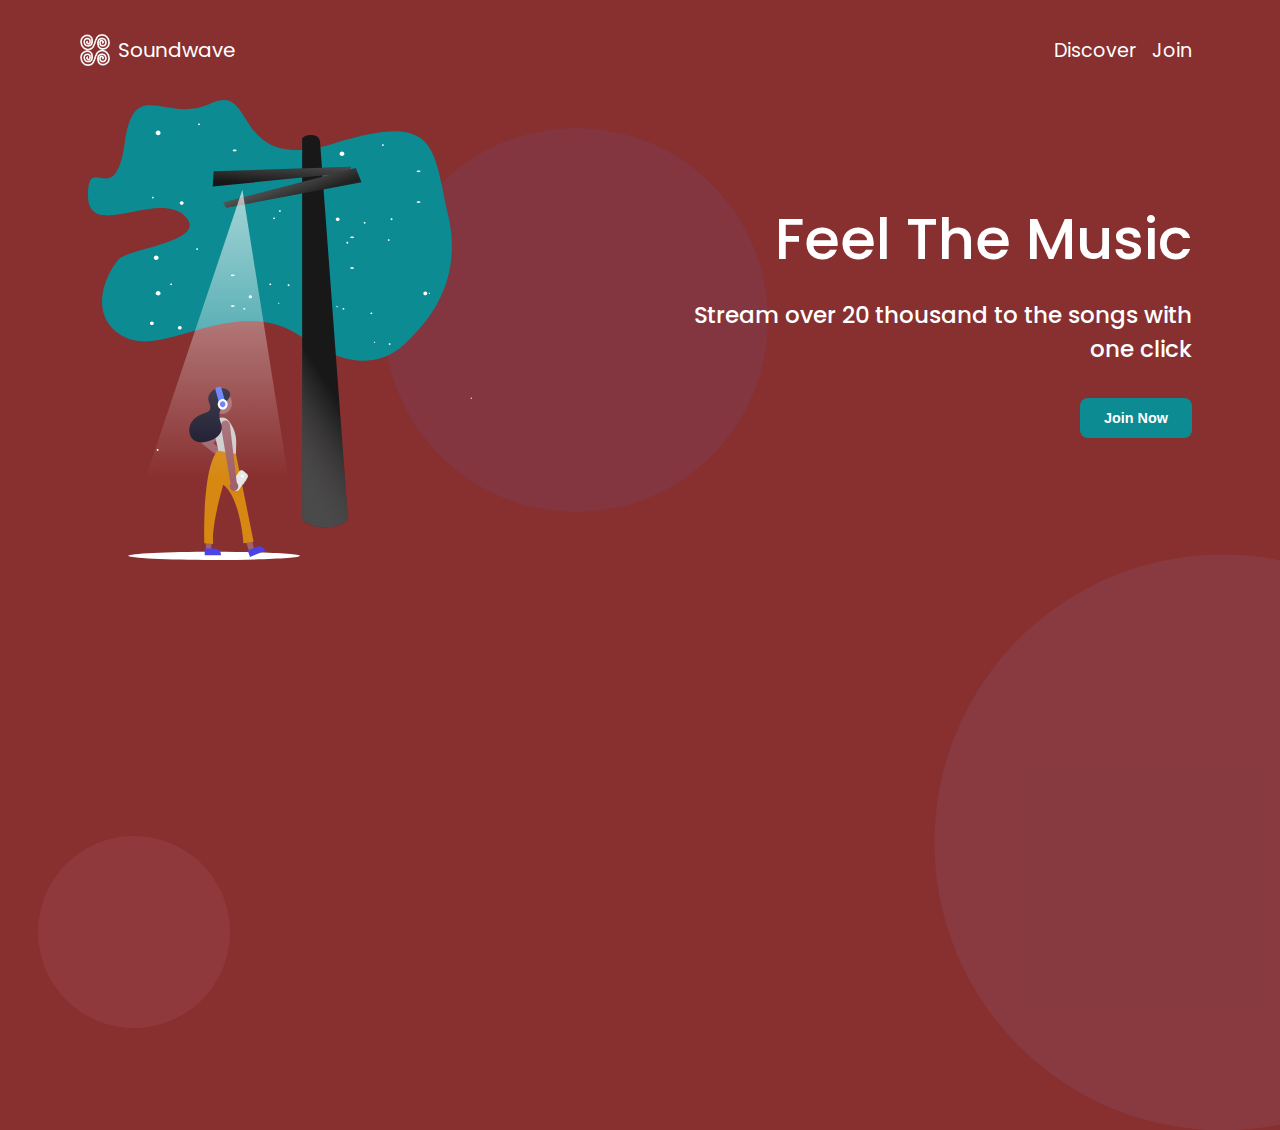
<file: src/pages/index.html>
<!DOCTYPE html>
<html lang="en" dir="ltr">
  <head>
    <meta charset="utf-8" />
    <meta name="viewport" content="width-device-width, initial-scale-1.0" />
    <meta http-http-equiv="X-UA-Compatible" content="ie=edge" />
    <link rel="stylesheet" href="/src/styles/style.css" />
    <link rel="stylesheet" href="/src/styles/index.css" />
    <title>Soundwave</title>
  </head>
  <body class="container">
    <header class="main-header">
      <a href="index.html" class="brand-logo">
        <img src="/images/soundwave2-logo.png" alt="Logo" width="30px" />
        <div class="brand-logo-name">Soundwave</div>
      </a>
      <nav class="main-nav">
        <ul>
          <li><a href="discover.html">Discover</a></li>
          <li><a href="join.html">Join</a></li>
        </ul>
      </nav>
    </header>
    <main class="home-main-section full-height-grow">
      <section class="image-section">
        <div class="img-wrapper">
          <div class="lady-image">
            <img src="/images/imagem.svg" alt="" width="75%" />
          </div>
        </div>
      </section>
      <section class="join-section">
        <div>
          <h1 class="title">Feel The Music</h1>
          <span class="subtitle"
            >Stream over 20 thousand to the songs with one click</span
          >
        </div>
        <button href="join.html" class="btn">Join Now</button>
      </section>
    </main>
    <div class="home-page-circle-1"></div>
    <div class="home-page-circle-2"></div>
    <div class="home-page-circle-3"></div>
  </body>
</html>
</file>
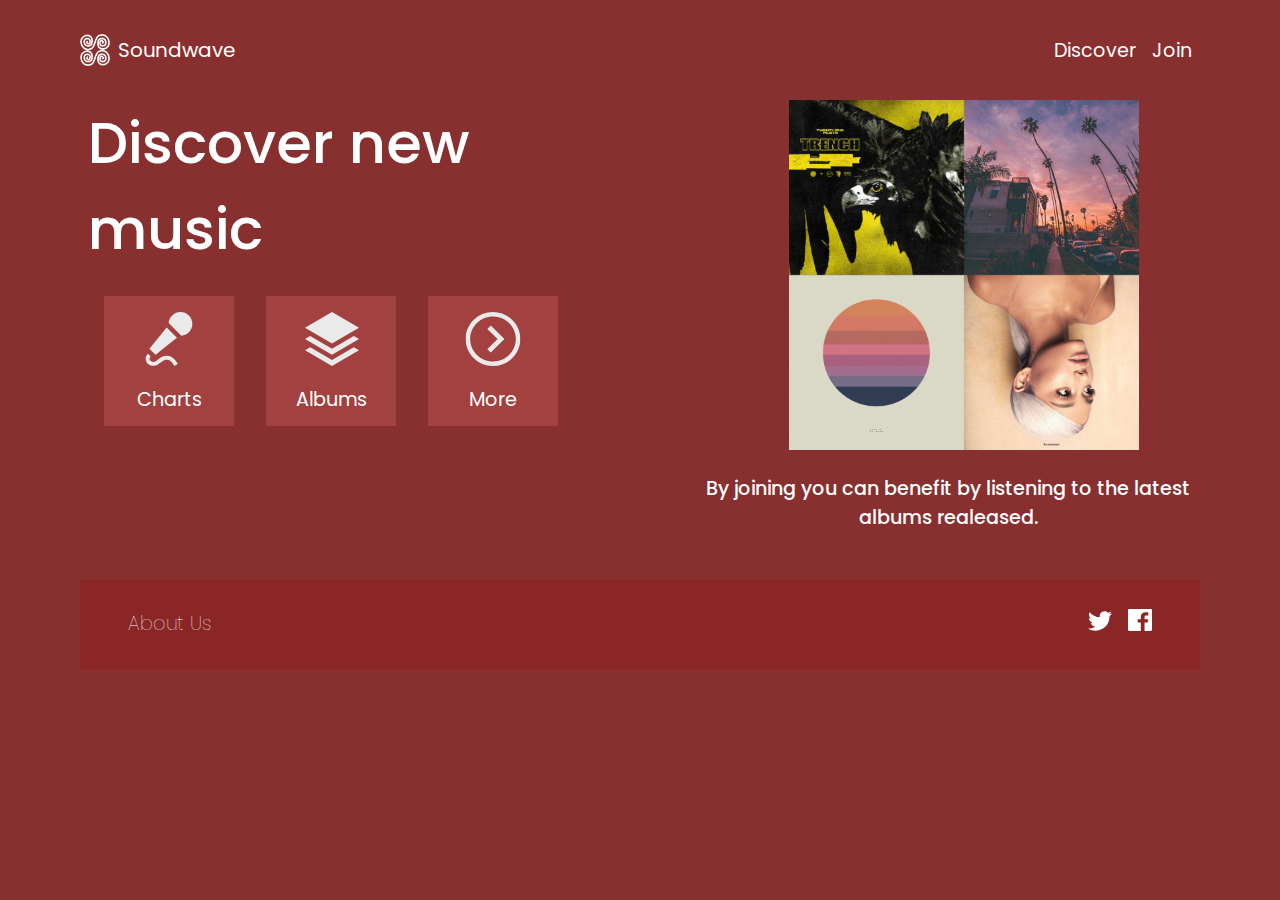
<file: src/pages/discover.html>
<!DOCTYPE html>
<html lang="en" dir="ltr">
  <head>
    <meta charset="utf-8">
    <meta name="viewport" content="width-device-width, initial-scale-1.0">
    <meta http-http-equiv="X-UA-Compatible" content="ie=edge">
    <link rel="stylesheet" href="/src/styles/style.css">
    <link rel="stylesheet" href="/src/styles/discover.css">
    <title>Soundwave - Discover</title>
  </head>
  <body class="container">
      <header class="main-header">
        <a href="index.html" class="brand-logo">
          <img src="/images/soundwave2-logo.png" alt="Logo" width="30px">
          <div class="brand-logo-name">Soundwave</div>
        </a>
        <nav class="main-nav">
          <ul>
            <li><a href="discover.html">Discover</a></li>
            <li><a href="join.html">Join</a></li>
          </ul>
        </nav>
      </header>
    <main class="discover-main-section full-height-grow">
      <section class="discover-section">
        <div class="discover-title-section">
          <h1 class="title">Discover new music</h1>
        </div>
        <div class="icon-section">
          <div class="icons-container">
            <img src="/images/microphone.svg" alt="">
            <p>Charts</p> 
          </div>
          <div class="icons-container">
            <img src="/images/albums.svg" alt="">
            <p>Albums</p> 
          </div>
          <div class="icons-container">
            <img src="/images/more.svg" alt="">
            <p>More</p> 
          </div>
        </div>
      </section>
      <section class="covers-section"> 
        <img class="covers-image" src="/images/covers.jpg" alt="teste">
        <h3 class="subtitle">By joining you can benefit by listening to the latest albums realeased.</h3>
      </section>
    </main>
    <footer class="main-footer">
      <div class="container">
        <nav class="footer-nav">
          <ul>
            <li><a href="#">About Us</a></li>
          </ul>
        </nav>
        <nav class="footer-nav">
          <ul>
            <li>
              <a href="#">
                <img src="/images/twitter.svg" alt="Twitter">
              </a>
            </li>
            <li>
              <a href="#">
                <img src="/images/facebook.svg" alt="Facebook">
              </a>
            </li>
          </ul>
        </nav>
      </div>
    </footer>
  </body>
</html>
</file>
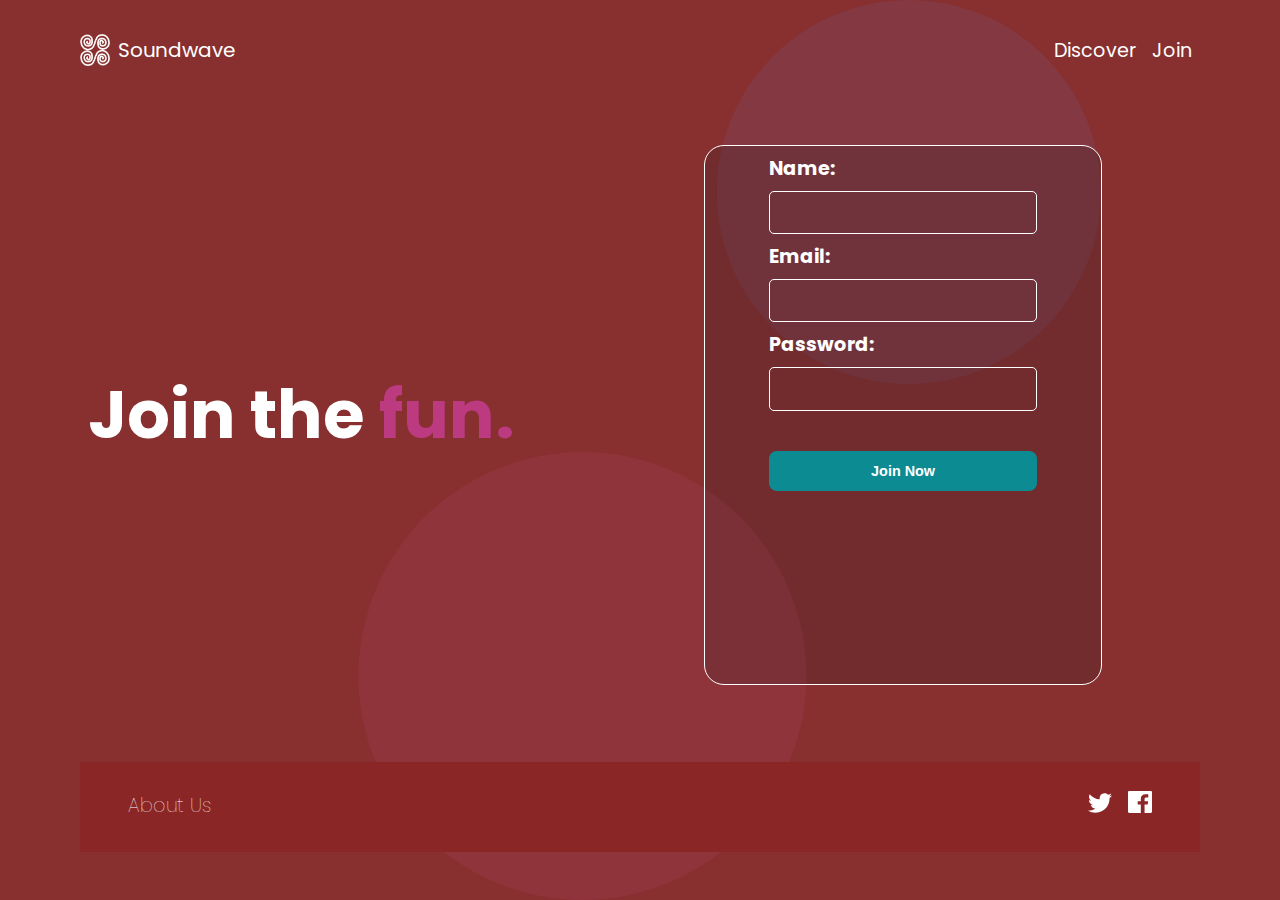
<file: src/pages/join.html>
<!DOCTYPE html>
<html lang="en" dir="ltr">
  <head>
    <meta charset="utf-8">
    <meta name="viewport" content="width-device-width, initial-scale-1.0">
    <meta http-http-equiv="X-UA-Compatible" content="ie=edge">
    <link rel="stylesheet" href="/src/styles/style.css">
    <link rel="stylesheet" href="/src/styles/join.css">
    <title>Soundwave - Discover</title>
  </head>
  <body class="container">
      <header class="main-header">
        <a href="index.html" class="brand-logo">
        <img src="/images/soundwave2-logo.png" alt="Logo" width="30px">
          <div class="brand-logo-name">Soundwave</div>
        </a>
        <nav class="main-nav">
          <ul>
            <li><a href="discover.html">Discover</a></li>
            <li><a href="join.html">Join</a></li>
          </ul>
        </nav>
      </header>
    <main class="join-main-section full-height-grow">
      <section class="join-title-section">
        <h1 class="join-text">
          Join the
          <span class="accent-text">fun.</span>
        </h1>
      </section>
      <section class="join-form-section">
        <form action="" class="join-form">
          <div class="input-group">
            <label for="">Name:</label>
            <input type="text">
          </div>
          <div class="input-group">
            <label for="">Email:</label>
            <input type="email">
          </div>
          <div class="input-group">
            <label for="">Password:</label>
            <input type="password">
          </div>
          <div class="input-group">
            <button type="submit" name="button" class="btn">Join Now</button>
          </div>
        </form>
      </section>

      <div class="join-page-circle-1"></div>
      <div class="join-page-circle-2"></div>
    </main>
      <footer class="main-footer">
        <div class="container">
          <nav class="footer-nav">
            <ul>
              <li><a href="#">About Us</a></li>
            </ul>
          </nav>
          <nav class="footer-nav">
            <ul>
              <li>
                <a href="#">
                  <img src="/images/twitter.svg" alt="Twitter">
                </a>
              </li>
              <li>
                <a href="#">
                  <img src="/images/facebook.svg" alt="Facebook">
                </a>
              </li>
            </ul>
          </nav>
        </div>
      </footer>
    </body>
  </html>
</file>
<file: src/styles/style.css>
@import url("https://fonts.googleapis.com/css?family=Poppins:400,500,700");

*,
*::before,
*::after {
  box-sizing: border-box;
}

body {
  padding: 0;
  margin: 0;
  background: #882f2f;
  font-family: Poppins, sans-serif;
  font-size: 1.2rem;
  color: white;
  min-height: 100vh;
  overflow: hidden;
}

.full-height-grow {
  display: grid;
  flex-flow: column wrap;
  flex-grow: 2;
  margin: 0 0.5rem;

  grid-template-columns: 1fr 1fr;
  grid-column-gap: 5rem;

  text-align: end;
  align-items: stretch;
  align-content: center;
  justify-content: center;
}

.brand-logo {
  display: flex;
  align-items: center;
  font-size: 1.25rem;
  color: inherit;
  text-decoration: none;
}

.brand-logo-name {
  margin: 0.5rem;
}

.main-nav ul,
.footer-nav ul {
  display: flex;
  margin: 0;
  padding: 0;
  list-style: none;
}

.main-nav a,
.footer-nav a {
  color: inherit;
  text-decoration: none;
  padding: 1rem 0.5rem;
}

.main-nav a:hover,
.footer-nav a:hover {
  color: #da6c6c;
}

.main-header,
.main-footer {
  display: flex;
  justify-content: space-between;
  align-items: center;
}

.main-header {
  height: 100px;
}

.main-footer {
  height: 90px;
  background-color: #8b2626;
  font-weight: lighter;
}

.social-link img {
  width: 1em;
  margin-right: 0.25rem;
}

.main-footer .container {
  display: flex;
  justify-content: space-between;
}

.container {
  max-width: 1200px;
  margin: 0 auto;
  padding: 0 40px;
  flex-grow: 1;
}

.title {
  font-weight: 500;
  font-size: 3em;
  margin-bottom: 1rem;
  margin-top: 0;
}

.subtitle {
  font-weight: 500;
  font-size: 1.2em;
  margin-bottom: 2rem;
}

.btn {
  color: white;
  background-color: #0c8b93;
  margin: 2rem 0;
  font-weight: bolder;
  padding: 0.75rem 1.5rem;
  border-radius: 0.5rem;
  text-decoration: none;
  font-size: 0.9rem;
  outline: none;
  border: none;
  cursor: pointer;
  text-align: center;
}

.btn:hover {
  background-color: #0b6d74;
}

.btn:focus {
  background-color: #24b4be;
}

@media (max-width: 900px) {
  .full-height-grow {
    display: grid;
    grid-template-columns: 1fr;
  }
}
</file>
<file: src/styles/index.css>
.join-section {
  margin-top: 6rem;
  height: 100%;
  width: 100%;
  flex-grow: 1;
  order: 1;
  flex-shrink: 1;

  text-align: right;
  justify-content: center;
  align-items: center;
}

.image-section {
  height: 100%;
  width: 100%;
  flex-grow: 1;
}

.lady-image img {
  align-items: stretch;
  margin-right: 52%;
  /* background-position: bottom left; */
}

.lady-image img {
  max-height: 70%;
  min-width: 70%;
  justify-content: flex-end;
}

.img-wrapper {
  justify-content: flex-end;
}

.home-page-circle-1 {
  position: absolute;
  width: 15vw;
  height: 15vw;
  border-radius: 50%;
  background-color: rgba(211, 150, 182, 0.1);
  bottom: -10vw;
  left: 3vw;
  z-index: -1;
}

.home-page-circle-2 {
  position: absolute;
  width: 30vw;
  height: 30vw;
  border-radius: 50%;
  background-color: rgba(87, 121, 207, 0.1);
  top: 10vw;
  left: 30vw;
  z-index: -1;
}

.home-page-circle-3 {
  position: absolute;
  width: 45vw;
  height: 45vw;
  border-radius: 50%;
  bottom: 0;
  right: 0;
  z-index: -1;
}

.home-page-circle-3::before {
  content: "";
  transform: translate(40%, 40%);
  position: absolute;
  height: 100%;
  width: 100%;
  border-radius: 50%;
  background-color: rgba(135, 159, 219, 0.1);
}

@media screen and (max-width: 900px) {
  .image-section {
    display: none;
  }

  .join-section {
    display: grid;
    grid-template-columns: 1fr;
    line-height: 2.5rem;

    text-align: center;
    justify-content: center;
    align-items: center;
  }
}
</file>
<file: src/styles/discover.css>
.discover-main-section {
  height: 100%;
  width: 100%;
  flex-grow: 1;
  order: 1;
  flex-shrink: 1;
  margin-bottom: 2rem;
}

.icon-section {
  display: flex;
  flex-grow: 1;
  order: 1;
  flex-shrink: 1;
  justify-content: start;
  align-content: flex-start;
  text-align: center;
}

.title {
  position: relative;
  font-weight: 500;
  font-size: 3em;
  margin-bottom: 0.5rem;
  margin-top: 0;
  flex-grow: 1;
  text-align: start;
}

.subtitle {
  text-align: center;
  font-size: 1em;
  margin: 1rem 0;
}

.icons-container {
  display: flex;
  flex-wrap: wrap;
  margin: 1rem;
  padding: 1rem;
  width: 130px;
  height: 130px;
  background-color: #a34141;
  justify-content: center;
}

.covers-section {
  flex-grow: 1;
  order: 1;
  flex-shrink: 1;
  justify-content: center;
  align-content: center;
  text-align: center;
}

.covers-image {
  margin-left: 2rem;
  height: auto;
  max-width: 350px;
}

.icon-image {
  width: 30px;
}

@media (max-width: 900px) {
  .discover-main-section {
    margin-bottom: 0;
  }

  .title {
    text-align: center;
    font-size: 2rem;
  }

  .icon-section {
    margin-top: 1.5rem;
    align-content: center;
    justify-content: center;
  }

  .icons-container {
    width: 60px;
    height: 60px;
    display: flex;
    flex-wrap: wrap;
    margin: 0.5rem;
    padding: 0.5rem;
    background-color: #a34141;
    justify-content: center;
  }

  .icons-container p {
    display: none;
  }

  .icons-container img {
    width: 60%;
  }

  .icon-section {
    margin-top: 0.5rem;
  }

  .covers-image {
    margin-top: 3rem;
    height: 30vh;
    width: auto;
  }
}
</file>
<file: src/styles/join.css>
.join-main-section {
  height: 100%;
  width: 100%;
  justify-content: space-between;
  align-items: center;
  flex-grow: 1;
  order: 1;
  margin-bottom: 2rem;
}

.join-text {
  text-align: start;
  font-size: 3.5em;
  font-weight: bold;
  margin: 0;
}

.accent-text {
  color: #bc3a80;
}

.join-form-section {
  height: 70vh;
  width: 100%;
  display: flex;
  flex-grow: 1;
  align-items: center;
  flex: 1;
  text-align: start;
}

.join-form {
  height: 60vh;
  margin: 1rem;
  background-color: #20202731;
  padding: 0.5rem 4rem;
  border: 1px solid rgb(255, 255, 255);
  border-radius: 20px;
}

.input-group {
  display: flex;
  margin-bottom: 0.5rem;
  flex-direction: column;
}

.input-group:last-child {
  margin-bottom: 0;
}

.input-group label {
  font-weight: bold;
  margin-bottom: 0.5rem;
}

.input-group input {
  outline: none;
  background: none;
  border: 1px solid rgb(255, 255, 255);

  font-size: 1em;
  padding: 0.5em;
  color: inherit;
  border-radius: 5px;
}

.input-group input:focus {
  border-color: #0c8b93;
}

.join-page-circle-1 {
  position: absolute;
  width: 35vw;
  height: 35vw;
  border-radius: 50%;
  bottom: 0;
  left: 0;
  z-index: -1;
}

.join-page-circle-1::before {
  content: "";
  transform: translate(-20%);
  position: absolute;
  height: 100%;
  width: 100%;
  border-radius: 50%;
  background-color: rgba(219, 98, 163, 0.1);
}

.join-page-circle-2 {
  position: absolute;
  width: 30vw;
  height: 30vw;
  border-radius: 50%;
  top: 0;
  left: 35vw;
  z-index: -1;
}

.join-page-circle-2::before {
  content: "";
  transform: translate(-30%);
  position: absolute;
  height: 100%;
  width: 100%;
  border-radius: 50%;
  background-color: rgba(102, 138, 231, 0.1);
}

@media (max-width: 900px) {
  .join-main-section {
    flex-direction: column;
    justify-content: center;
  }

  .join-text {
    display: none;
  }

  .join-form {
    width: 80vw;
    max-width: inherit;
  }
}
</file>
